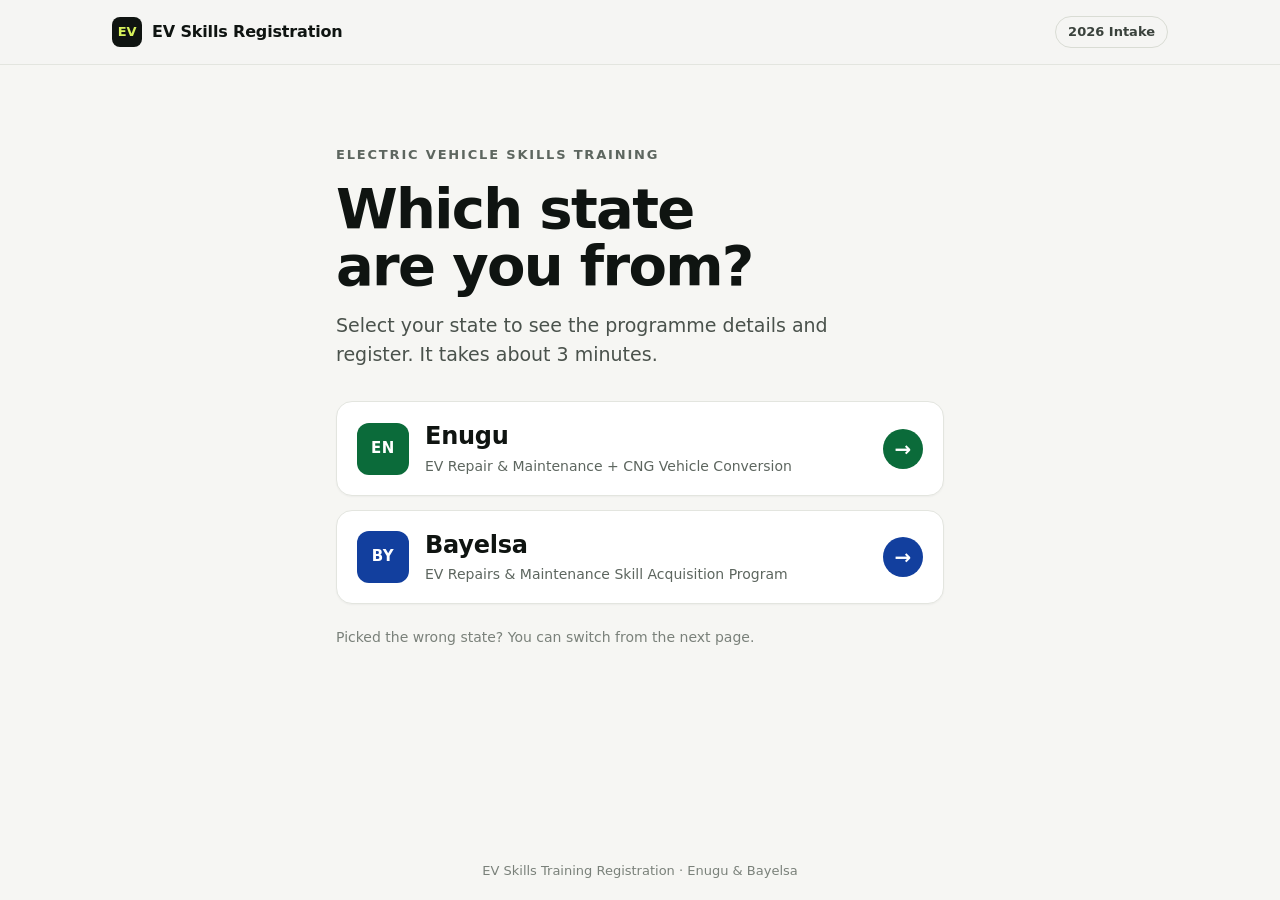
<file: site/index.html>
<!doctype html>
<html lang="en">
<head>
<meta charset="utf-8">
<meta name="viewport" content="width=device-width, initial-scale=1">
<title>EV Skills Training — Trainee Registration</title>
<meta name="description" content="Register for the Electric Vehicle Skills Training programme in Enugu or Bayelsa State.">
<script src="assets/hosts.js"></script>
<link rel="stylesheet" href="assets/styles.css">
</head>
<body class="landing-body">
<header class="topbar">
  <div class="topbar-in">
    <div class="brand"><span class="brand-mark" aria-hidden="true">EV</span>EV Skills Registration</div>
    <div class="pill">2026 Intake</div>
  </div>
</header>
<main>
  <div class="ask">
    <p class="kicker">Electric Vehicle Skills Training</p>
    <h1 id="ask-title">Which state are you from?</h1>
    <p class="lede">Select your state to see the programme details and register. It takes about 3 minutes.</p>

    <nav class="choices" aria-labelledby="ask-title">
      <a class="choice enugu" href="enugu/">
        <span class="choice-mark" aria-hidden="true">EN</span>
        <span class="choice-text">
          <span class="choice-name">Enugu</span>
          <span class="choice-sub">EV Repair &amp; Maintenance + CNG Vehicle Conversion</span>
        </span>
        <span class="choice-arrow" aria-hidden="true">→</span>
      </a>
      <a class="choice bayelsa" href="bayelsa/">
        <span class="choice-mark" aria-hidden="true">BY</span>
        <span class="choice-text">
          <span class="choice-name">Bayelsa</span>
          <span class="choice-sub">EV Repairs &amp; Maintenance Skill Acquisition Program</span>
        </span>
        <span class="choice-arrow" aria-hidden="true">→</span>
      </a>
    </nav>

    <p class="ask-note">Picked the wrong state? You can switch from the next page.</p>
  </div>
</main>
<footer>EV Skills Training Registration · Enugu &amp; Bayelsa</footer>
<script>
  // Lets the state page show "← Change state" for people who chose here.
  document.querySelectorAll('.choice').forEach(function (a) {
    a.addEventListener('click', function () { try { sessionStorage.setItem('ev_from_chooser', '1'); } catch (x) {} });
  });
</script>
</body>
</html>
</file>
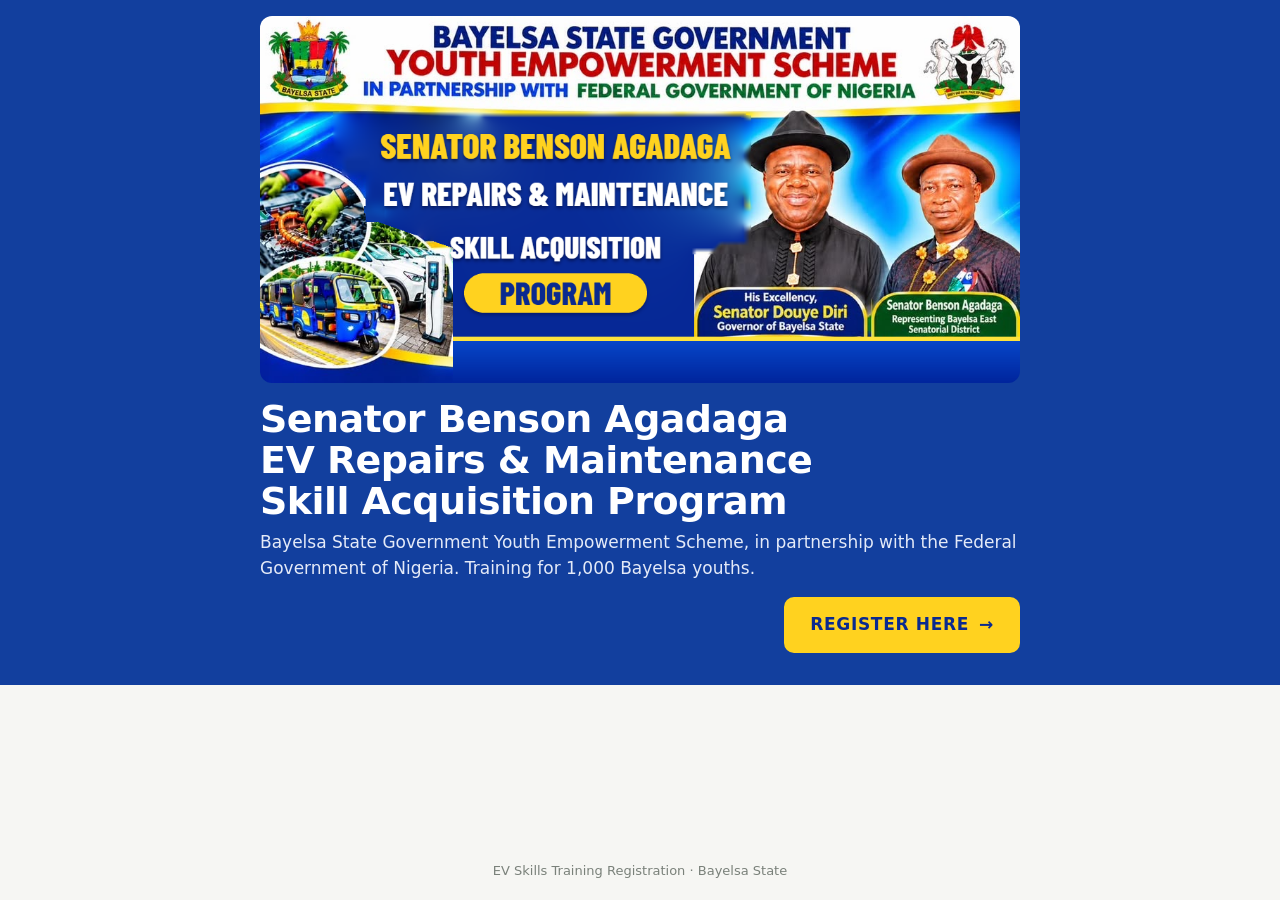
<file: site/bayelsa/index.html>
<!doctype html>
<html lang="en">
<head>
<meta charset="utf-8">
<meta name="viewport" content="width=device-width, initial-scale=1">
<title>Bayelsa — EV Trainee Registration</title>
<meta name="description" content="Register for the Senator Benson Agadaga EV Repairs & Maintenance Skill Acquisition Program, Bayelsa State.">
<script src="../assets/hosts.js"></script>
<link rel="stylesheet" href="../assets/styles.css">
</head>
<body data-state="Bayelsa">
<main>

  <section id="info" class="hero hero-bayelsa" aria-label="Programme details">
    <div class="wrap">
      <a class="back" id="change-state" href="../" hidden>← Change state</a>
      <img class="banner-img" src="../assets/bayelsa-banner.png" width="1080" height="522" alt="Bayelsa State Government Youth Empowerment Scheme — Senator Benson Agadaga EV Repairs and Maintenance Skill Acquisition Program">
      <div>
        <h1>Senator Benson Agadaga EV Repairs &amp; Maintenance Skill Acquisition Program</h1>
        <p style="margin-top:8px">Bayelsa State Government Youth Empowerment Scheme, in partnership with the Federal Government of Nigeria. Training for 1,000 Bayelsa youths.</p>
      </div>
      <div class="cta-row">
        <button type="button" class="cta-wide" data-open-form>Register here <span aria-hidden="true">→</span></button>
      </div>
    </div>
  </section>

  <section id="form-wrap" class="form-page" hidden>
    <form id="reg-form" novalidate>
      <div class="form-head">
        <button type="button" id="close-form" class="back">← Back to programme details</button>
        <h2>Register as a Bayelsa trainee</h2>
        <p class="legend-note">Fields marked <span class="req">*</span> are required.</p>
      </div>
      <div id="fields"></div>
      <div class="hp" aria-hidden="true">
        <label for="f-website">Leave this field empty</label>
        <input id="f-website" name="website" type="text" tabindex="-1" autocomplete="off">
      </div>
      <p class="privacy">Your details are used only to enrol and contact you for this training programme. They are held by the <span id="privacy-controller"></span> and are not shared publicly.</p>
      <div id="form-banner" class="banner" role="alert" tabindex="-1" hidden></div>
      <button type="submit" id="submit-btn" class="submit">Submit registration</button>
    </form>
  </section>

  <section id="done-wrap" class="done" hidden>
    <div class="done-card">
      <div class="tick" aria-hidden="true">✓</div>
      <div>
        <h2 id="done-title" tabindex="-1">Registration received</h2>
        <p>Thank you, <span id="done-name"></span>. Your Bayelsa registration has been recorded. <strong>Keep this ID</strong> — screenshot this page or write it down.</p>
      </div>
      <div class="id-box">
        <p class="eyebrow">Submission ID</p>
        <div class="value" id="done-id"></div>
      </div>
      <a class="btn-ghost" href="./">Back to start</a>
    </div>
  </section>

</main>
<footer>EV Skills Training Registration · Bayelsa State</footer>
<script src="../assets/fields.js"></script>
<script src="../assets/app.js"></script>
</body>
</html>
</file>
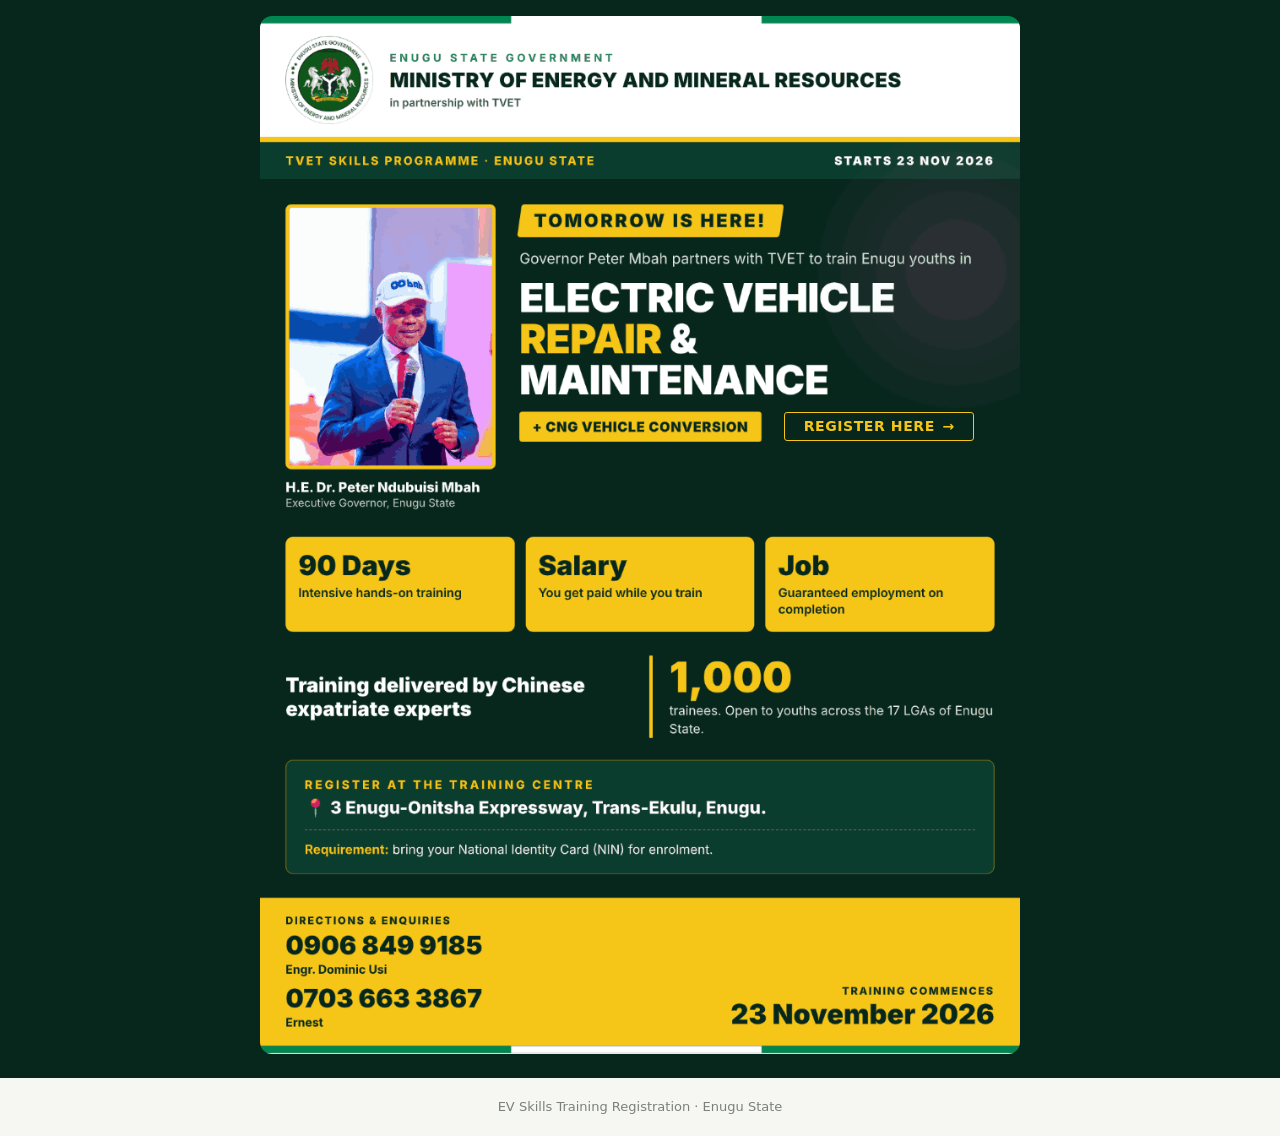
<file: site/enugu/index.html>
<!doctype html>
<html lang="en">
<head>
<meta charset="utf-8">
<meta name="viewport" content="width=device-width, initial-scale=1">
<title>Enugu — EV Trainee Registration</title>
<meta name="description" content="Register for the Enugu State EV Repair & Maintenance + CNG Vehicle Conversion training (with TVET).">
<script src="../assets/hosts.js"></script>
<link rel="stylesheet" href="../assets/styles.css">
</head>
<body data-state="Enugu">
<main>

  <section id="info" class="hero hero-enugu" aria-label="Programme details">
    <div class="wrap">
      <a class="back" id="change-state" href="../" hidden>← Change state</a>
      <div class="flyer">
        <img src="../assets/enugu-flyer.png" width="900" height="1229" alt="Enugu State Government, Ministry of Energy and Mineral Resources in partnership with TVET — Electric Vehicle Repair &amp; Maintenance + CNG Vehicle Conversion. 90 days intensive hands-on training, salary while you train, guaranteed employment on completion. 1,000 trainees across the 17 LGAs of Enugu State. Training commences 23 November 2026. Bring your National Identity Card (NIN) for enrolment. Enquiries: 0906 849 9185 (Engr. Dominic Usi), 0703 663 3867 (Ernest).">
        <button type="button" class="flyer-cta" data-open-form>Register here <span aria-hidden="true">→</span></button>
      </div>
      <button type="button" class="cta-wide" data-open-form>Register here <span aria-hidden="true">→</span></button>
    </div>
  </section>

  <section id="form-wrap" class="form-page" hidden>
    <form id="reg-form" novalidate>
      <div class="form-head">
        <button type="button" id="close-form" class="back">← Back to programme details</button>
        <h2>Register as an Enugu trainee</h2>
        <p class="legend-note">Fields marked <span class="req">*</span> are required.</p>
      </div>
      <div id="fields"></div>
      <div class="hp" aria-hidden="true">
        <label for="f-website">Leave this field empty</label>
        <input id="f-website" name="website" type="text" tabindex="-1" autocomplete="off">
      </div>
      <p class="privacy">Your details are used only to enrol and contact you for this training programme. They are held by the <span id="privacy-controller"></span> and are not shared publicly.</p>
      <div id="form-banner" class="banner" role="alert" tabindex="-1" hidden></div>
      <button type="submit" id="submit-btn" class="submit">Submit registration</button>
    </form>
  </section>

  <section id="done-wrap" class="done" hidden>
    <div class="done-card">
      <div class="tick" aria-hidden="true">✓</div>
      <div>
        <h2 id="done-title" tabindex="-1">Registration received</h2>
        <p>Thank you, <span id="done-name"></span>. Your Enugu registration has been recorded. <strong>Keep this ID</strong> — screenshot this page or write it down.</p>
      </div>
      <div class="id-box">
        <p class="eyebrow">Submission ID</p>
        <div class="value" id="done-id"></div>
      </div>
      <a class="btn-ghost" href="./">Back to start</a>
    </div>
  </section>

</main>
<footer>EV Skills Training Registration · Enugu State</footer>
<script src="../assets/fields.js"></script>
<script src="../assets/app.js"></script>
</body>
</html>
</file>
<file: site/assets/styles.css>
/* EV Trainee Registration — shared styles. System fonts only (no font CDN). */
:root {
  --bg: #f6f6f3;
  --ink: #0f1411;
  --ink-2: #2b302b;
  --muted: #5d655d;
  --soft: #454c45;
  --line: #d4d8d2;
  --card: #fff;
  --enugu: #0b6b3a;
  --enugu-dark: #07271d;
  --enugu-hover: #095a31;
  --bayelsa: #123f9e;
  --bayelsa-hover: #0e3483;
  --gold: #f5c518;
  --yellow: #ffd21f;
  --err: #b42318;
  --err-bg: #fbe9e6;
  --warn-bg: #fff4d6;
  --warn: #7a4b00;
  --accent: var(--ink);
  --sans: system-ui, -apple-system, "Segoe UI", Roboto, "Helvetica Neue", Arial, sans-serif;
  --mono: ui-monospace, "SFMono-Regular", Menlo, Consolas, "Liberation Mono", monospace;
}
body[data-state="Enugu"] { --accent: var(--enugu); }
body[data-state="Bayelsa"] { --accent: var(--bayelsa); }

* { box-sizing: border-box; }
html { -webkit-text-size-adjust: 100%; }
body {
  margin: 0; min-height: 100vh; display: flex; flex-direction: column;
  background: var(--bg); color: var(--ink); font-family: var(--sans);
  -webkit-font-smoothing: antialiased; line-height: 1.4;
}
main { flex: 1; display: flex; flex-direction: column; }
a { color: var(--enugu); }
[hidden] { display: none !important; }
button { font: inherit; }
.mono { font-family: var(--mono); }
.eyebrow { font-family: var(--mono); font-size: 12px; letter-spacing: .14em; text-transform: uppercase; color: var(--muted); margin: 0; }
:focus-visible { outline: 3px solid var(--gold); outline-offset: 2px; }

/* ---------- landing ---------- */
.wrap { width: 100%; max-width: 760px; margin: 0 auto; }
.topbar { border-bottom: 1px solid #e3e5df; background: rgba(246,246,243,.9); }
.topbar-in { max-width: 1120px; margin: 0 auto; padding: 16px clamp(16px, 4vw, 32px); display: flex; align-items: center; justify-content: space-between; gap: 16px; }
.brand { display: flex; align-items: center; gap: 10px; font-weight: 800; font-size: 16px; letter-spacing: -.01em; }
.brand-mark { width: 30px; height: 30px; border-radius: 8px; background: var(--ink); color: #d7f25c; display: flex; align-items: center; justify-content: center; font-size: 13px; font-weight: 800; }
.pill { padding: 6px 12px; border-radius: 999px; border: 1px solid #d9dcd4; font-size: 13px; font-weight: 600; color: #3a423c; white-space: nowrap; }
.kicker { margin: 0; font-size: 13px; font-weight: 600; letter-spacing: .14em; text-transform: uppercase; color: #5d665f; }
.lede { margin: 0; font-size: clamp(17px, 1.6vw, 19px); line-height: 1.55; color: #4a524c; max-width: 520px; text-wrap: pretty; }
.ask { width: 100%; max-width: 640px; margin: 0 auto; padding: clamp(40px, 9vh, 96px) 16px 40px; display: flex; flex-direction: column; gap: 16px; }
.ask h1 { margin: 0; font-size: clamp(34px, 6vw, 56px); line-height: 1.02; font-weight: 800; letter-spacing: -.03em; text-wrap: balance; }
.choices { display: flex; flex-direction: column; gap: 14px; margin-top: 16px; }
.choice {
  display: flex; align-items: center; gap: 16px; min-height: 88px; padding: 18px 20px;
  background: #fff; border: 1.5px solid #e3e5df; border-radius: 16px; color: var(--ink); text-decoration: none;
  box-shadow: 0 1px 2px rgba(15,20,17,.04); transition: border-color .15s, box-shadow .15s, transform .15s;
}
.choice:hover, .choice:focus-visible { color: var(--ink); transform: translateY(-2px); box-shadow: 0 14px 30px -16px rgba(15,20,17,.3); }
.choice.enugu:hover, .choice.enugu:focus-visible { border-color: var(--enugu); }
.choice.bayelsa:hover, .choice.bayelsa:focus-visible { border-color: var(--bayelsa); }
.choice:active { transform: none; }
.choice-mark { flex: none; width: 52px; height: 52px; border-radius: 12px; display: flex; align-items: center; justify-content: center; color: #fff; font-weight: 800; font-size: 15px; letter-spacing: .04em; }
.enugu .choice-mark { background: var(--enugu); }
.bayelsa .choice-mark { background: var(--bayelsa); }
.choice-text { flex: 1; min-width: 0; display: flex; flex-direction: column; gap: 3px; }
.choice-name { font-size: 24px; font-weight: 800; letter-spacing: -.01em; }
.choice-sub { font-size: 14px; line-height: 1.4; color: #5d665f; }
.choice-arrow { flex: none; width: 40px; height: 40px; border-radius: 50%; display: flex; align-items: center; justify-content: center; font-size: 20px; font-weight: 700; color: #fff; }
.enugu .choice-arrow { background: var(--enugu); }
.bayelsa .choice-arrow { background: var(--bayelsa); }
.ask-note { margin: 8px 0 0; font-size: 14px; color: #7a817a; }

/* ---------- state info (hero) ---------- */
.hero { color: #fff; padding: 16px 16px 24px; }
.hero-enugu { background: var(--enugu-dark); }
.hero-bayelsa { background: var(--bayelsa); padding-bottom: 32px; }
.hero .wrap { display: flex; flex-direction: column; gap: 16px; }
.back {
  align-self: flex-start; background: none; border: 0; padding: 10px 0; min-height: 44px;
  display: inline-flex; align-items: center; font-size: 15px; font-weight: 600; cursor: pointer;
  color: inherit; text-decoration: none;
}
.hero .back { color: rgba(255,255,255,.82); }
.hero .back:hover { color: #fff; }
.flyer { position: relative; container-type: inline-size; border-radius: 12px; overflow: hidden; }
.flyer img, .banner-img { width: 100%; height: auto; display: block; }
.banner-img { border-radius: 12px; }
/* "Register here" sits on the flyer, beside the CNG badge (from the design) */
.flyer-cta {
  position: absolute; left: 69%; top: 38.16%; height: 2.8%; padding: 0 2.4cqw;
  display: flex; align-items: center; gap: 1cqw; background: transparent; cursor: pointer;
  border: max(1.5px, .25cqw) solid var(--gold); border-radius: .4cqw; color: var(--gold);
  font-family: var(--sans); font-weight: 800; font-size: 1.85cqw; letter-spacing: .04em;
  text-transform: uppercase; white-space: nowrap; transition: background .15s, color .15s;
}
.flyer-cta:hover { background: var(--gold); color: var(--enugu-dark); }
/* On phones the on-flyer button is too small to tap — show a full-width one instead */
.cta-wide {
  display: flex; align-items: center; justify-content: center; gap: 10px; width: 100%;
  min-height: 52px; padding: 14px 24px; border-radius: 10px; cursor: pointer;
  font-weight: 800; font-size: 17px; letter-spacing: .04em; text-transform: uppercase;
  transition: background .15s, color .15s;
}
.hero-enugu .cta-wide { background: var(--gold); border: 2px solid var(--gold); color: var(--enugu-dark); }
.hero-enugu .cta-wide:hover { background: transparent; color: var(--gold); }
@media (max-width: 639px) { .flyer-cta { display: none; } }
@media (min-width: 640px) { .hero-enugu .cta-wide { display: none; } }
.hero h1 { margin: 0; font-size: clamp(26px, 5vw, 38px); line-height: 1.08; font-weight: 800; letter-spacing: -.015em; text-wrap: balance; }
.hero p { margin: 0; font-size: 17px; line-height: 1.5; color: #e4eaf8; }
.hero-bayelsa .cta-row { display: flex; justify-content: flex-end; }
.hero-bayelsa .cta-wide { width: auto; background: var(--yellow); border: 2px solid var(--yellow); color: #0a2a8f; }
.hero-bayelsa .cta-wide:hover { background: transparent; color: var(--yellow); }
@media (max-width: 639px) { .hero-bayelsa .cta-wide { width: 100%; } }

/* ---------- form ---------- */
.form-page { padding: clamp(16px, 4vw, 40px) 16px 48px; }
#reg-form { max-width: 760px; margin: 0 auto; display: flex; flex-direction: column; gap: 28px; }
.form-head { display: flex; flex-direction: column; gap: 6px; }
.form-head .back { color: var(--accent); }
.form-head .back:hover { text-decoration: underline; }
.form-head h2 { margin: 0; font-size: clamp(24px, 5vw, 32px); font-weight: 800; letter-spacing: -.01em; }
.legend-note { margin: 0; font-size: 15px; color: var(--muted); }
.req { color: var(--err); }
#fields { display: flex; flex-direction: column; gap: 28px; }
.card { border: 0; margin: 0; padding: clamp(16px, 4vw, 28px); background: var(--card); border-radius: 16px; min-width: 0; }
.card legend { float: left; width: 100%; padding: 0 0 18px; font-family: var(--mono); font-size: 12px; letter-spacing: .12em; text-transform: uppercase; color: var(--muted); }
.grid { clear: both; display: grid; grid-template-columns: 1fr; gap: 18px; }
@media (min-width: 640px) {
  .grid { grid-template-columns: 1fr 1fr; }
  .field { grid-column: 1 / -1; }
  .field.half { grid-column: auto; }
}
.field { display: flex; flex-direction: column; gap: 6px; min-width: 0; }
.field > label { font-size: 14px; font-weight: 600; color: var(--ink-2); }
.field input:not([type="checkbox"]), .field select {
  width: 100%; min-height: 48px; padding: 12px 14px; font: inherit; font-size: 16px; font-weight: 400;
  border: 1.5px solid var(--line); border-radius: 10px; background: #fff; color: var(--ink);
  outline: none; -webkit-appearance: none; appearance: none;
}
.field select {
  background-image: linear-gradient(45deg, transparent 50%, var(--muted) 50%), linear-gradient(135deg, var(--muted) 50%, transparent 50%);
  background-position: calc(100% - 20px) 50%, calc(100% - 14px) 50%; background-size: 6px 6px; background-repeat: no-repeat; padding-right: 36px;
}
.field input.mono { font-family: var(--mono); font-weight: 500; letter-spacing: .08em; }
.field input:focus, .field select:focus { border-color: var(--ink); }
.field.has-err input, .field.has-err select { border-color: var(--err); background-color: #fffafa; }
.field-err { margin: 0; font-size: 14px; font-weight: 600; color: var(--err); }
.field-err:empty { display: none; }
.field-check { gap: 8px; }
.check { display: flex; gap: 12px; align-items: flex-start; font-size: 15px; line-height: 1.45; color: var(--ink-2); cursor: pointer; }
.check input { width: 24px; height: 24px; margin: 0; flex: none; accent-color: var(--accent); }
.hp { position: absolute !important; left: -10000px; width: 1px; height: 1px; overflow: hidden; }
.privacy { margin: 0; font-size: 13px; line-height: 1.5; color: var(--muted); }

.banner { padding: 14px 16px; border-radius: 10px; font-size: 15px; display: flex; flex-direction: column; gap: 6px; align-items: flex-start; }
.banner:focus { outline: none; }
.banner p { margin: 0; font-weight: 500; }
.banner-error { background: var(--err-bg); color: #8a1f12; }
.banner-warn { background: var(--warn-bg); color: var(--warn); }
.btn-retry { margin-top: 6px; min-height: 44px; padding: 10px 18px; border-radius: 8px; border: 1.5px solid currentColor; background: #fff; color: inherit; font-weight: 700; cursor: pointer; }

.submit {
  min-height: 56px; padding: 18px 24px; border: 0; border-radius: 12px; cursor: pointer;
  background: var(--accent); color: #fff; font-size: 18px; font-weight: 700;
}
.submit:hover { filter: brightness(.92); }
.submit:disabled { cursor: progress; opacity: .7; filter: none; }

/* ---------- confirmation ---------- */
.done { flex: 1; display: flex; align-items: center; justify-content: center; padding: 48px 16px; }
.done-card { width: 100%; max-width: 520px; background: var(--card); border-radius: 18px; padding: 32px; display: flex; flex-direction: column; gap: 20px; }
.tick { width: 48px; height: 48px; border-radius: 50%; background: var(--accent); color: #fff; display: flex; align-items: center; justify-content: center; font-size: 24px; font-weight: 800; }
.done-card h2 { margin: 0 0 8px; font-size: 28px; font-weight: 800; letter-spacing: -.01em; }
.done-card h2:focus { outline: none; }
.done-card p { margin: 0; font-size: 16px; line-height: 1.5; color: var(--soft); }
.id-box { padding: 16px; border-radius: 12px; background: var(--bg); display: flex; flex-direction: column; gap: 4px; }
.id-box .value { font-family: var(--mono); font-size: 26px; font-weight: 600; letter-spacing: .04em; word-break: break-all; }
.btn-ghost { display: block; text-align: center; padding: 14px; min-height: 48px; border-radius: 10px; border: 1.5px solid var(--line); font-weight: 600; color: var(--ink); text-decoration: none; }

footer { padding: 20px 16px; text-align: center; font-size: 13px; color: #7a817a; }
</file>
